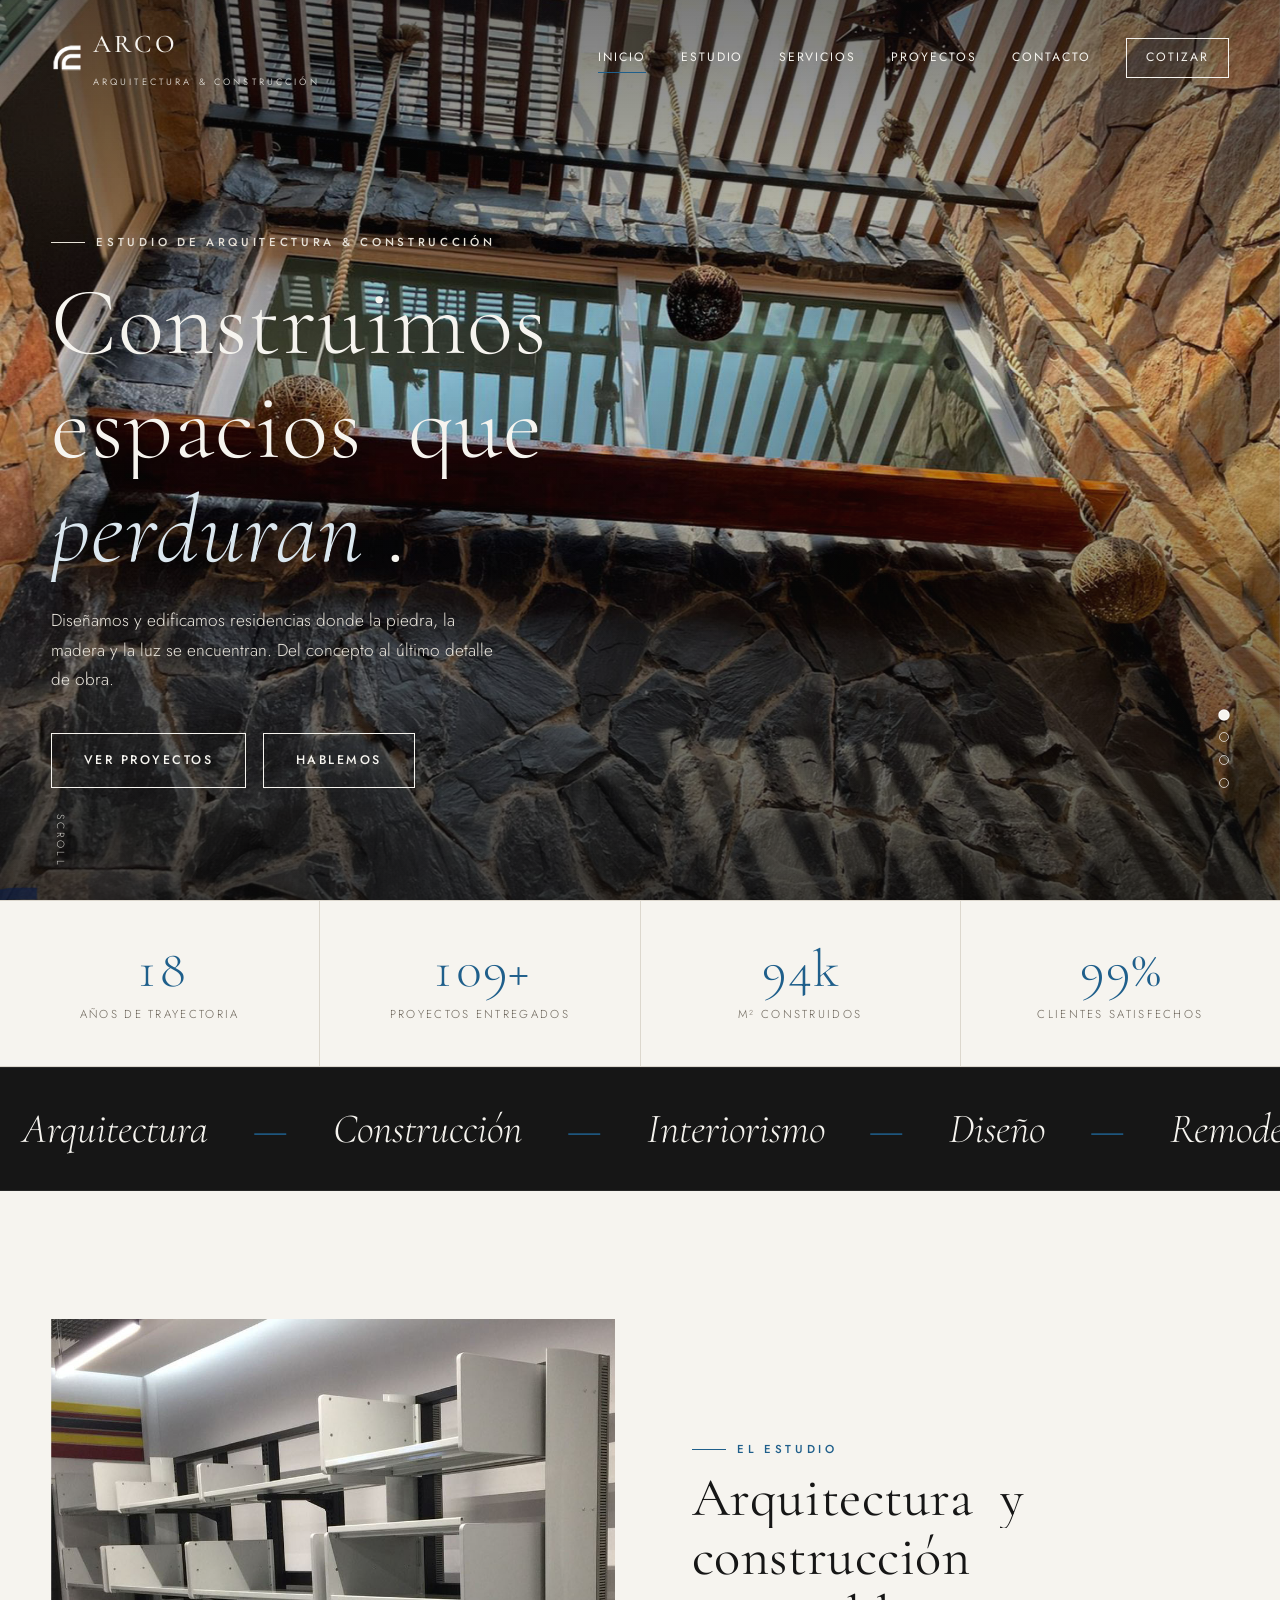
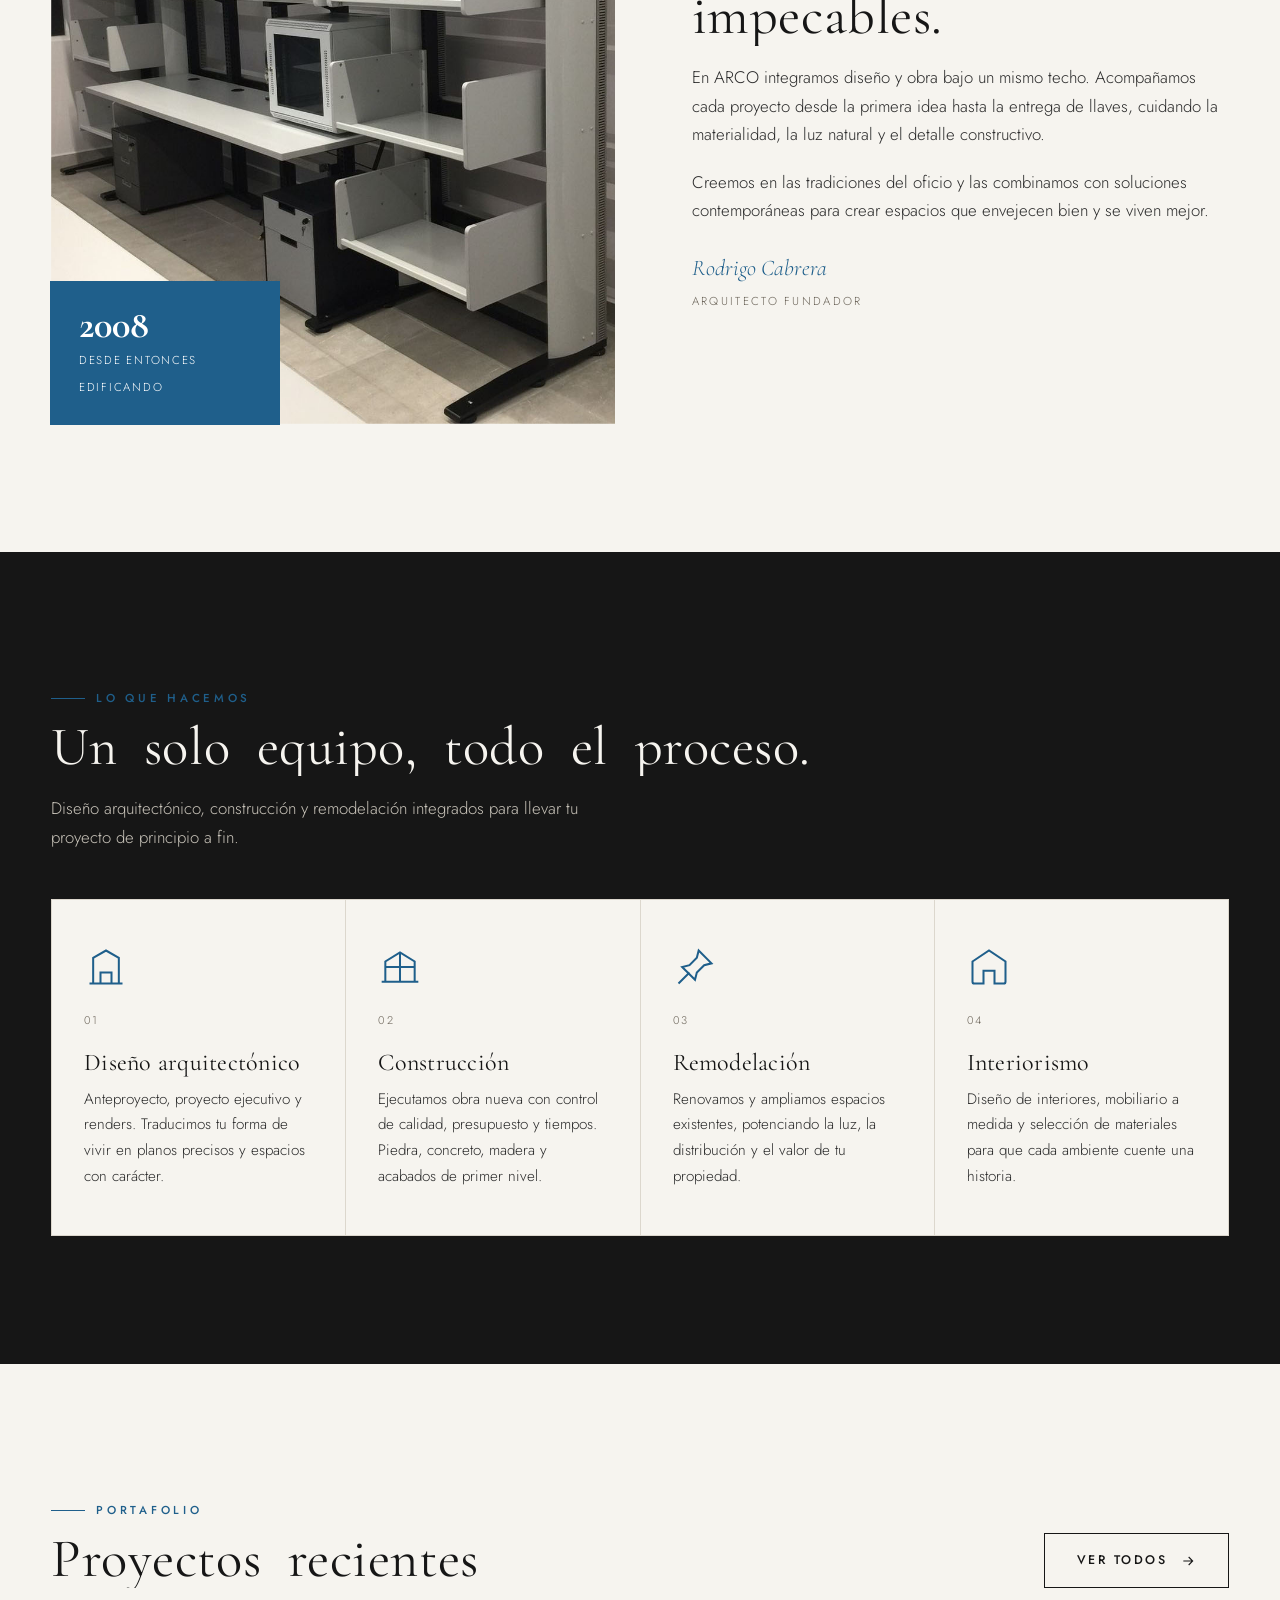
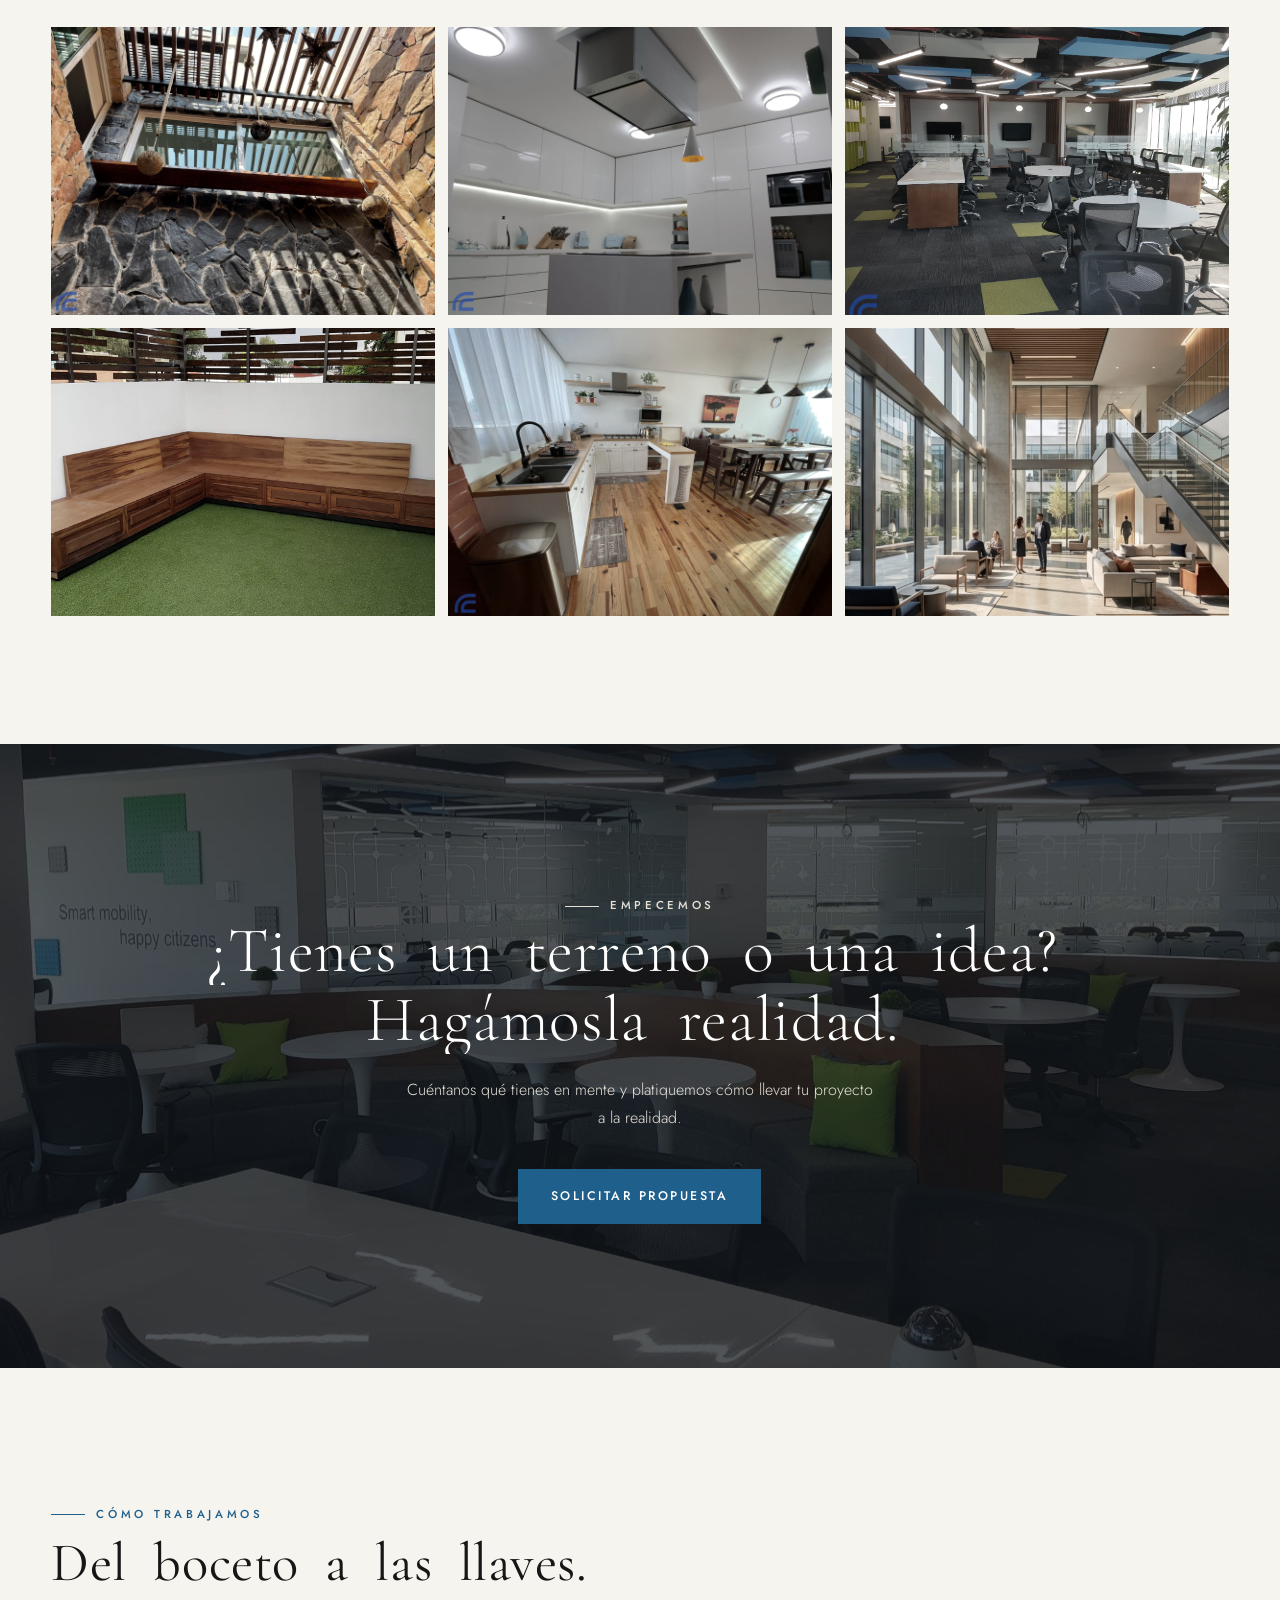
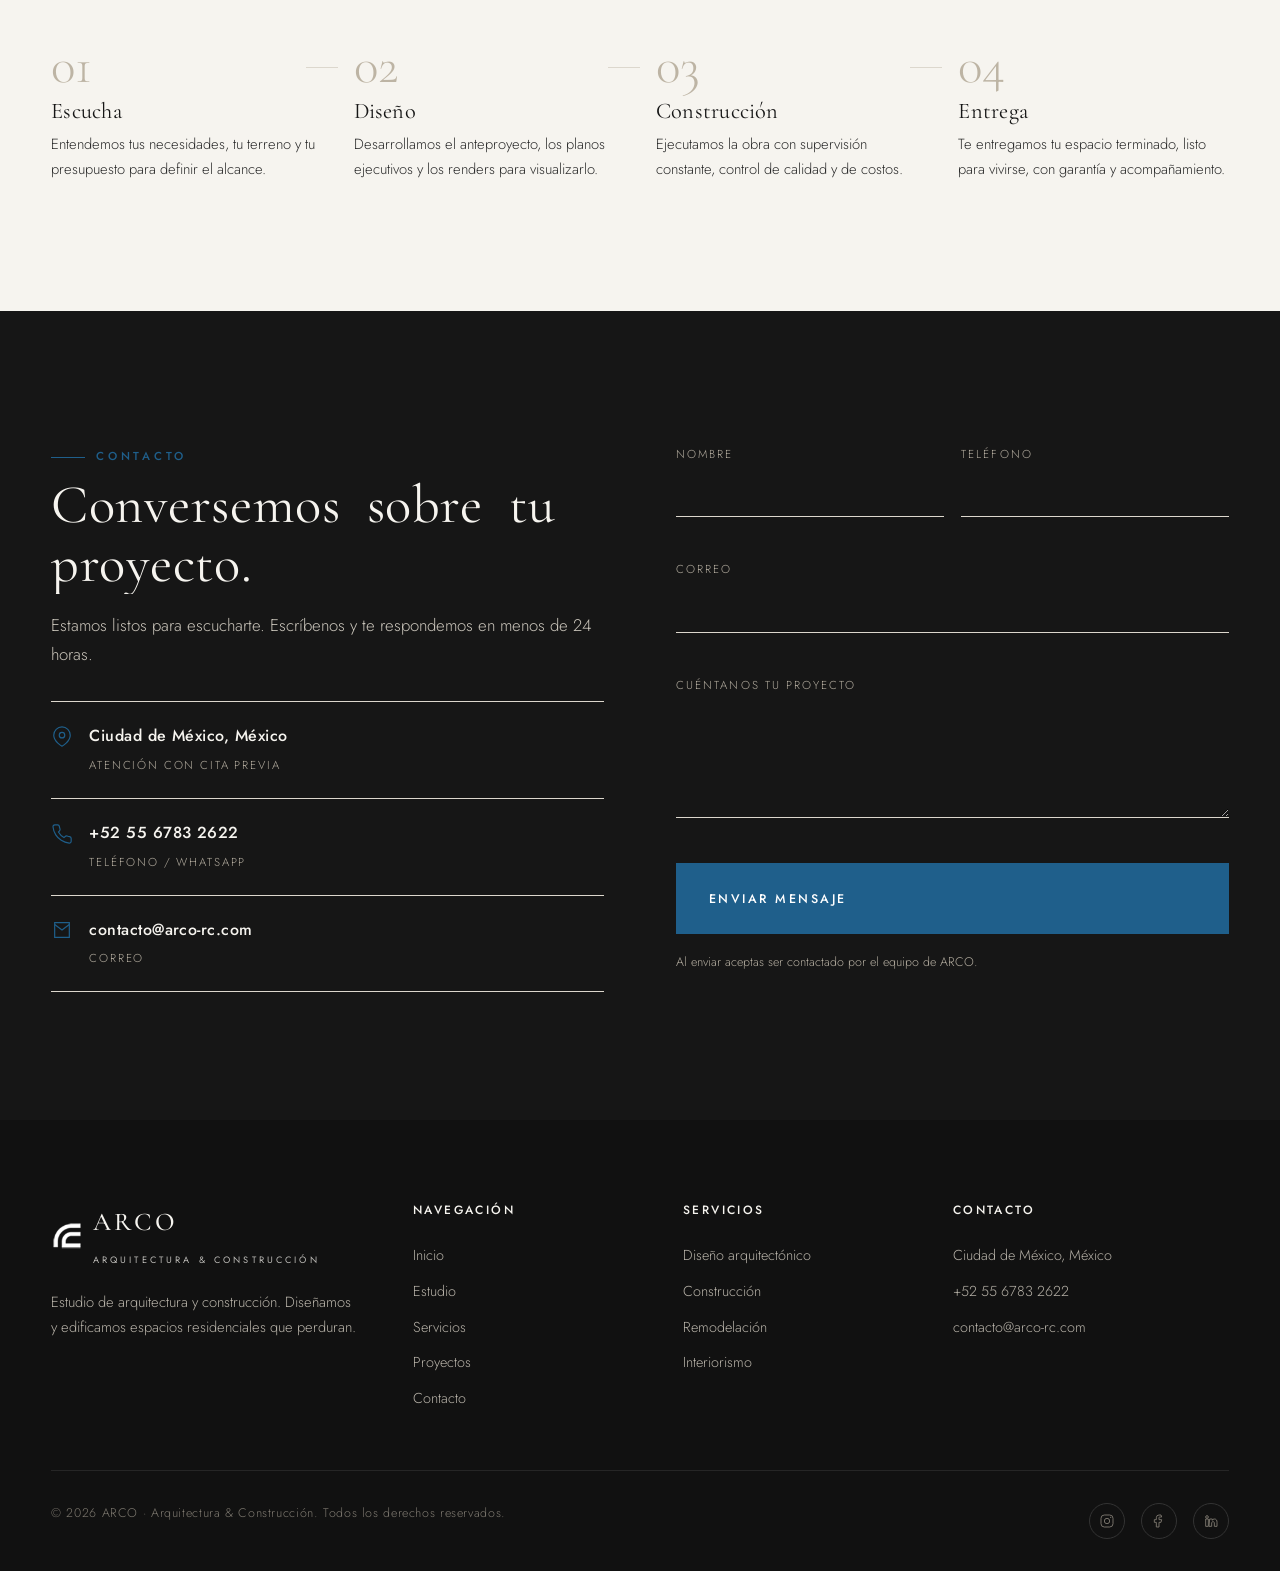
<file: index.html>
<!DOCTYPE html>
<html lang="es">
<head>
<meta charset="UTF-8">
<meta name="viewport" content="width=device-width, initial-scale=1.0">
<script>document.documentElement.className += ' js';</script>
<title>ARCO · Arquitectura & Construcción</title>
<meta name="description" content="ARCO — Estudio de arquitectura y construcción. Diseñamos y edificamos espacios residenciales que integran piedra, madera y luz. Del concepto a la obra terminada.">
<link rel="icon" href="assets/img/favicon.png">
<link rel="preconnect" href="https://fonts.googleapis.com">
<link rel="preconnect" href="https://fonts.gstatic.com" crossorigin>
<link rel="stylesheet" href="assets/css/style.css">
</head>
<body class="loading">

<!-- ============ INTRO LOADER ============ -->
<div class="loader" aria-hidden="true">
  <div class="loader__inner">
    <span class="loader__mark">ARCO</span>
    <span class="loader__sub">Arquitectura &amp; Construcción</span>
  </div>
  <span class="loader__bar"></span>
</div>

<!-- ============ HEADER ============ -->
<header class="site-header">
  <div class="wrap nav">
    <a href="index.html" class="brand" aria-label="ARCO inicio">
      <img class="brand__mark" src="assets/img/logo.png" alt="" aria-hidden="true">
      <span>
        <span class="brand__name">ARCO</span><br>
        <span class="brand__sub">Arquitectura &amp; Construcción</span>
      </span>
    </a>

    <nav class="nav__links" aria-label="Principal">
      <a href="#inicio">Inicio</a>
      <a href="#estudio">Estudio</a>
      <a href="#servicios">Servicios</a>
      <a href="proyectos.html">Proyectos</a>
      <a href="#contacto">Contacto</a>
      <a href="#contacto" class="nav__cta">Cotizar</a>
    </nav>

    <button class="nav__toggle" aria-label="Abrir menú">
      <span></span><span></span><span></span>
    </button>
  </div>
</header>

<!-- ============ HERO ============ -->
<section class="hero" id="inicio">
  <div class="hero__slides" data-parallax="0.08">
    <div class="hero__slide is-active" style="background-image:url('assets/img/gallery/G10.jpg')"></div>
    <div class="hero__slide" style="background-image:url('assets/img/gallery/G21.jpg')"></div>
    <div class="hero__slide" style="background-image:url('assets/img/gallery/G5.jpg')"></div>
    <div class="hero__slide" style="background-image:url('assets/img/gallery/G18.jpg')"></div>
  </div>

  <div class="hero__inner">
    <span class="eyebrow hero__eyebrow">Estudio de arquitectura &amp; construcción</span>
    <h1 data-split>Construimos espacios que <em>perduran</em>.</h1>
    <p class="hero__desc">Diseñamos y edificamos residencias donde la piedra, la madera y la luz se encuentran. Del concepto al último detalle de obra.</p>
    <div class="hero__actions">
      <a href="proyectos.html" class="btn btn--light">Ver proyectos</a>
      <a href="#contacto" class="btn btn--light" style="border-style:solid">Hablemos</a>
    </div>
  </div>

  <div class="hero__dots" role="tablist" aria-label="Cambiar imagen">
    <button class="is-active" aria-label="Imagen 1"></button>
    <button aria-label="Imagen 2"></button>
    <button aria-label="Imagen 3"></button>
    <button aria-label="Imagen 4"></button>
  </div>
  <span class="hero__scroll">Scroll</span>
</section>

<!-- ============ STATS ============ -->
<section class="stats" aria-label="Cifras del estudio">
  <div class="stat reveal"><div class="stat__num" data-count="18">0</div><div class="stat__label">Años de trayectoria</div></div>
  <div class="stat reveal" data-d="1"><div class="stat__num" data-count="110" data-suffix="+">0</div><div class="stat__label">Proyectos entregados</div></div>
  <div class="stat reveal" data-d="2"><div class="stat__num" data-count="95" data-suffix="k">0</div><div class="stat__label">m² construidos</div></div>
  <div class="stat reveal" data-d="3"><div class="stat__num" data-count="100" data-suffix="%">0</div><div class="stat__label">Clientes satisfechos</div></div>
</section>

<!-- ============ MARQUESINA ============ -->
<div class="marquee marquee--dark" aria-hidden="true">
  <div class="marquee__track">
    <span>Arquitectura</span><span>Construcción</span><span>Interiorismo</span><span>Diseño</span><span>Remodelación</span>
    <span>Arquitectura</span><span>Construcción</span><span>Interiorismo</span><span>Diseño</span><span>Remodelación</span>
  </div>
</div>

<!-- ============ ESTUDIO / SOBRE ============ -->
<section class="section" id="estudio">
  <div class="wrap split">
    <div class="split__media reveal">
      <div class="reveal-img"><img src="assets/img/gallery/G6.jpg" alt="Interior residencial diseñado por ARCO"></div>
      <div class="badge">
        <strong>2008</strong>
        <span>Desde entonces edificando</span>
      </div>
    </div>
    <div class="split__text reveal" data-d="1">
      <span class="eyebrow">El estudio</span>
      <h2 class="section-title" data-split>Arquitectura y construcción impecables.</h2>
      <p class="lead">En ARCO integramos diseño y obra bajo un mismo techo. Acompañamos cada proyecto desde la primera idea hasta la entrega de llaves, cuidando la materialidad, la luz natural y el detalle constructivo.</p>
      <p class="lead" style="margin-top:1.2rem">Creemos en las tradiciones del oficio y las combinamos con soluciones contemporáneas para crear espacios que envejecen bien y se viven mejor.</p>
      <p class="signature">Rodrigo Cabrera
        <small>Arquitecto fundador</small>
      </p>
    </div>
  </div>
</section>

<!-- ============ SERVICIOS ============ -->
<section class="section section--dark" id="servicios">
  <div class="wrap">
    <span class="eyebrow">Lo que hacemos</span>
    <h2 class="section-title" data-split>Un solo equipo, todo el proceso.</h2>
    <p class="lead">Diseño arquitectónico, construcción y remodelación integrados para llevar tu proyecto de principio a fin.</p>

    <div class="grid-services">
      <article class="service reveal">
        <div class="service__ico"><svg viewBox="0 0 24 24"><path d="M3 21h18M5 21V7l7-4 7 4v14M9 21v-6h6v6"/></svg></div>
        <span class="service__n">01</span>
        <h3>Diseño arquitectónico</h3>
        <p>Anteproyecto, proyecto ejecutivo y renders. Traducimos tu forma de vivir en planos precisos y espacios con carácter.</p>
      </article>
      <article class="service reveal" data-d="1">
        <div class="service__ico"><svg viewBox="0 0 24 24"><path d="M2 20h20M4 20V9l8-5 8 5v11M12 4v16M4 12h16"/></svg></div>
        <span class="service__n">02</span>
        <h3>Construcción</h3>
        <p>Ejecutamos obra nueva con control de calidad, presupuesto y tiempos. Piedra, concreto, madera y acabados de primer nivel.</p>
      </article>
      <article class="service reveal" data-d="2">
        <div class="service__ico"><svg viewBox="0 0 24 24"><path d="M14 3l7 7-4 1-4 4-1 4-7-7 4-1 4-4 1-4zM3 21l6-6"/></svg></div>
        <span class="service__n">03</span>
        <h3>Remodelación</h3>
        <p>Renovamos y ampliamos espacios existentes, potenciando la luz, la distribución y el valor de tu propiedad.</p>
      </article>
      <article class="service reveal" data-d="3">
        <div class="service__ico"><svg viewBox="0 0 24 24"><path d="M3 9l9-6 9 6v11a1 1 0 01-1 1h-5v-7H9v7H4a1 1 0 01-1-1z"/></svg></div>
        <span class="service__n">04</span>
        <h3>Interiorismo</h3>
        <p>Diseño de interiores, mobiliario a medida y selección de materiales para que cada ambiente cuente una historia.</p>
      </article>
    </div>
  </div>
</section>

<!-- ============ PROYECTOS DESTACADOS ============ -->
<section class="section" id="proyectos">
  <div class="wrap">
    <div class="gallery-head">
      <div>
        <span class="eyebrow">Portafolio</span>
        <h2 class="section-title" data-split style="margin-bottom:0">Proyectos recientes</h2>
      </div>
      <a href="proyectos.html" class="btn">Ver todos
        <svg viewBox="0 0 24 24" fill="none" stroke="currentColor" stroke-width="1.6"><path d="M5 12h14M13 6l6 6-6 6"/></svg>
      </a>
    </div>

    <div class="grid-gallery">
      <div class="tile reveal" data-cat="interior" >
        <img src="assets/img/gallery/G10.jpg" data-full="assets/img/gallery/G10.jpg" alt="Patio de Luz">
        <span class="tile__plus">+</span>
        <div class="tile__cap"><h4>Patio de Luz</h4><span>Interiorismo</span></div>
      </div>
      <div class="tile reveal" data-d="1" data-cat="houses design">
        <img src="assets/img/gallery/G2.jpg" data-full="assets/img/gallery/G2.jpg" alt="Residencia Poniente">
        <span class="tile__plus">+</span>
        <div class="tile__cap"><h4>Residencia Poniente</h4><span>Casas</span></div>
      </div>
      <div class="tile reveal" data-d="2" data-cat="construction design">
        <img src="assets/img/gallery/G5.jpg" data-full="assets/img/gallery/G5.jpg" alt="Pabellón Piedra">
        <span class="tile__plus">+</span>
        <div class="tile__cap"><h4>Pabellón Piedra</h4><span>Construcción</span></div>
      </div>
      <div class="tile reveal" data-cat="houses design">
        <img src="assets/img/gallery/G8.jpg" data-full="assets/img/gallery/G8.jpg" alt="Villa Encinos">
        <span class="tile__plus">+</span>
        <div class="tile__cap"><h4>Villa Encinos</h4><span>Casas</span></div>
      </div>
      <div class="tile reveal" data-d="1" data-cat="interior construction houses">
        <img src="assets/img/gallery/G18.jpg" data-full="assets/img/gallery/G18.jpg" alt="Villa Horizonte">
        <span class="tile__plus">+</span>
        <div class="tile__cap"><h4>Villa Horizonte</h4><span>Casas</span></div>
      </div>
      <div class="tile reveal" data-d="2" data-cat="interior design">
        <img src="assets/img/gallery/G20.jpg" data-full="assets/img/gallery/G20.jpg" alt="Vestíbulo de Luz">
        <span class="tile__plus">+</span>
        <div class="tile__cap"><h4>Vestíbulo de Luz</h4><span>Interiorismo</span></div>
      </div>
    </div>
  </div>
</section>

<!-- ============ CTA BANNER ============ -->
<section class="cta-banner" style="background-image:url('assets/img/gallery/G3.jpg')">
  <div class="wrap">
    <span class="eyebrow hero__eyebrow" style="justify-content:center">Empecemos</span>
    <h2 data-split>¿Tienes un terreno o una idea?<br>Hagámosla realidad.</h2>
    <p>Cuéntanos qué tienes en mente y platiquemos cómo llevar tu proyecto a la realidad.</p>
    <a href="#contacto" class="btn btn--solid">Solicitar propuesta</a>
  </div>
</section>

<!-- ============ PROCESO ============ -->
<section class="section" id="proceso">
  <div class="wrap">
    <span class="eyebrow">Cómo trabajamos</span>
    <h2 class="section-title" data-split>Del boceto a las llaves.</h2>
    <div class="steps">
      <div class="step reveal"><div class="step__n">01</div><h3>Escucha</h3><p>Entendemos tus necesidades, tu terreno y tu presupuesto para definir el alcance.</p></div>
      <div class="step reveal" data-d="1"><div class="step__n">02</div><h3>Diseño</h3><p>Desarrollamos el anteproyecto, los planos ejecutivos y los renders para visualizarlo.</p></div>
      <div class="step reveal" data-d="2"><div class="step__n">03</div><h3>Construcción</h3><p>Ejecutamos la obra con supervisión constante, control de calidad y de costos.</p></div>
      <div class="step reveal" data-d="3"><div class="step__n">04</div><h3>Entrega</h3><p>Te entregamos tu espacio terminado, listo para vivirse, con garantía y acompañamiento.</p></div>
    </div>
  </div>
</section>

<!-- ============ CONTACTO ============ -->
<section class="section section--dark" id="contacto">
  <div class="wrap contact">
    <div class="reveal">
      <span class="eyebrow">Contacto</span>
      <h2 class="section-title" data-split>Conversemos sobre tu proyecto.</h2>
      <p class="lead" style="margin-bottom:2rem">Estamos listos para escucharte. Escríbenos y te respondemos en menos de 24 horas.</p>
      <ul class="contact__info">
        <li>
          <span class="ico"><svg viewBox="0 0 24 24"><path d="M21 10c0 7-9 12-9 12s-9-5-9-12a9 9 0 0118 0z"/><circle cx="12" cy="10" r="3"/></svg></span>
          <div><b>Ciudad de México, México</b><small>Atención con cita previa</small></div>
        </li>
        <li>
          <span class="ico"><svg viewBox="0 0 24 24"><path d="M22 16.9v3a2 2 0 01-2.2 2 19.8 19.8 0 01-8.6-3 19.5 19.5 0 01-6-6 19.8 19.8 0 01-3-8.6A2 2 0 014.1 2h3a2 2 0 012 1.7c.1.9.4 1.8.7 2.7a2 2 0 01-.5 2.1L8.1 9.9a16 16 0 006 6l1.4-1.2a2 2 0 012.1-.5c.9.3 1.8.6 2.7.7a2 2 0 011.7 2z"/></svg></span>
          <div><b>+52 55 6783 2622</b><small>Teléfono / WhatsApp</small></div>
        </li>
        <li>
          <span class="ico"><svg viewBox="0 0 24 24"><path d="M4 4h16v16H4z"/><path d="M4 6l8 6 8-6"/></svg></span>
          <div><b>contacto@arco-rc.com</b><small>Correo</small></div>
        </li>
      </ul>
    </div>

    <form class="form reveal" data-d="1" action="https://formsubmit.co/luis.santi.tiger@gmail.com" method="POST">
      <div class="row">
        <div class="field"><label for="n">Nombre</label><input id="n" name="Nombre" type="text" required></div>
        <div class="field"><label for="t">Teléfono</label><input id="t" name="Telefono" type="tel"></div>
      </div>
      <div class="field"><label for="e">Correo</label><input id="e" name="Correo" type="email" required></div>
      <div class="field"><label for="m">Cuéntanos tu proyecto</label><textarea id="m" name="Mensaje" required></textarea></div>
      <input type="text" name="_honey" style="display:none" tabindex="-1" autocomplete="off">
      <button class="btn btn--solid" type="submit">Enviar mensaje</button>
      <p class="form__note">Al enviar aceptas ser contactado por el equipo de ARCO.</p>
    </form>
  </div>
</section>

<!-- ============ FOOTER ============ -->
<footer class="footer">
  <div class="wrap">
    <div class="footer__top">
      <div class="footer__brand">
        <a href="index.html" class="brand">
          <img class="brand__mark" src="assets/img/logo.png" alt="" aria-hidden="true">
          <span><span class="brand__name">ARCO</span><br><span class="brand__sub">Arquitectura &amp; Construcción</span></span>
        </a>
        <p>Estudio de arquitectura y construcción. Diseñamos y edificamos espacios residenciales que perduran.</p>
      </div>
      <div>
        <h4>Navegación</h4>
        <ul class="footer__links">
          <li><a href="#inicio">Inicio</a></li>
          <li><a href="#estudio">Estudio</a></li>
          <li><a href="#servicios">Servicios</a></li>
          <li><a href="proyectos.html">Proyectos</a></li>
          <li><a href="#contacto">Contacto</a></li>
        </ul>
      </div>
      <div>
        <h4>Servicios</h4>
        <ul class="footer__links">
          <li><a href="#servicios">Diseño arquitectónico</a></li>
          <li><a href="#servicios">Construcción</a></li>
          <li><a href="#servicios">Remodelación</a></li>
          <li><a href="#servicios">Interiorismo</a></li>
        </ul>
      </div>
      <div>
        <h4>Contacto</h4>
        <ul class="footer__links">
          <li>Ciudad de México, México</li>
          <li><a href="tel:+525567832622">+52 55 6783 2622</a></li>
          <li><a href="mailto:contacto@arco-rc.com">contacto@arco-rc.com</a></li>
        </ul>
      </div>
    </div>
    <div class="footer__bottom">
      <span>© <span class="year">2025</span> ARCO · Arquitectura &amp; Construcción. Todos los derechos reservados.</span>
      <div class="footer__social">
        <a href="#" aria-label="Instagram"><svg viewBox="0 0 24 24"><rect x="3" y="3" width="18" height="18" rx="5"/><circle cx="12" cy="12" r="4"/><circle cx="17.5" cy="6.5" r="1" fill="currentColor" stroke="none"/></svg></a>
        <a href="#" aria-label="Facebook"><svg viewBox="0 0 24 24"><path d="M15 3h-3a4 4 0 00-4 4v3H5v4h3v7h4v-7h3l1-4h-4V7a1 1 0 011-1h3z"/></svg></a>
        <a href="#" aria-label="LinkedIn"><svg viewBox="0 0 24 24"><path d="M4 9h4v11H4zM6 4a2 2 0 110 4 2 2 0 010-4zM10 9h4v2a3 3 0 013-2c3 0 4 2 4 5v6h-4v-5c0-1-.5-2-2-2s-2 1-2 2v5h-4z"/></svg></a>
      </div>
    </div>
  </div>
</footer>

<!-- ============ LIGHTBOX ============ -->
<div class="lightbox" aria-hidden="true">
  <button class="lb-btn lb-close" aria-label="Cerrar">&times;</button>
  <button class="lb-btn lb-prev" aria-label="Anterior">&#8249;</button>
  <button class="lb-btn lb-next" aria-label="Siguiente">&#8250;</button>
  <img alt="Proyecto ARCO ampliado">
  <div class="lb-cap"></div>
</div>

<!-- ============ CURSOR PERSONALIZADO ============ -->
<div class="cursor" aria-hidden="true"></div>
<div class="cursor-dot" aria-hidden="true"></div>
<div class="cursor__label" aria-hidden="true"></div>

<script src="assets/js/main.js?v=4"></script>
</body>
</html>
</file>
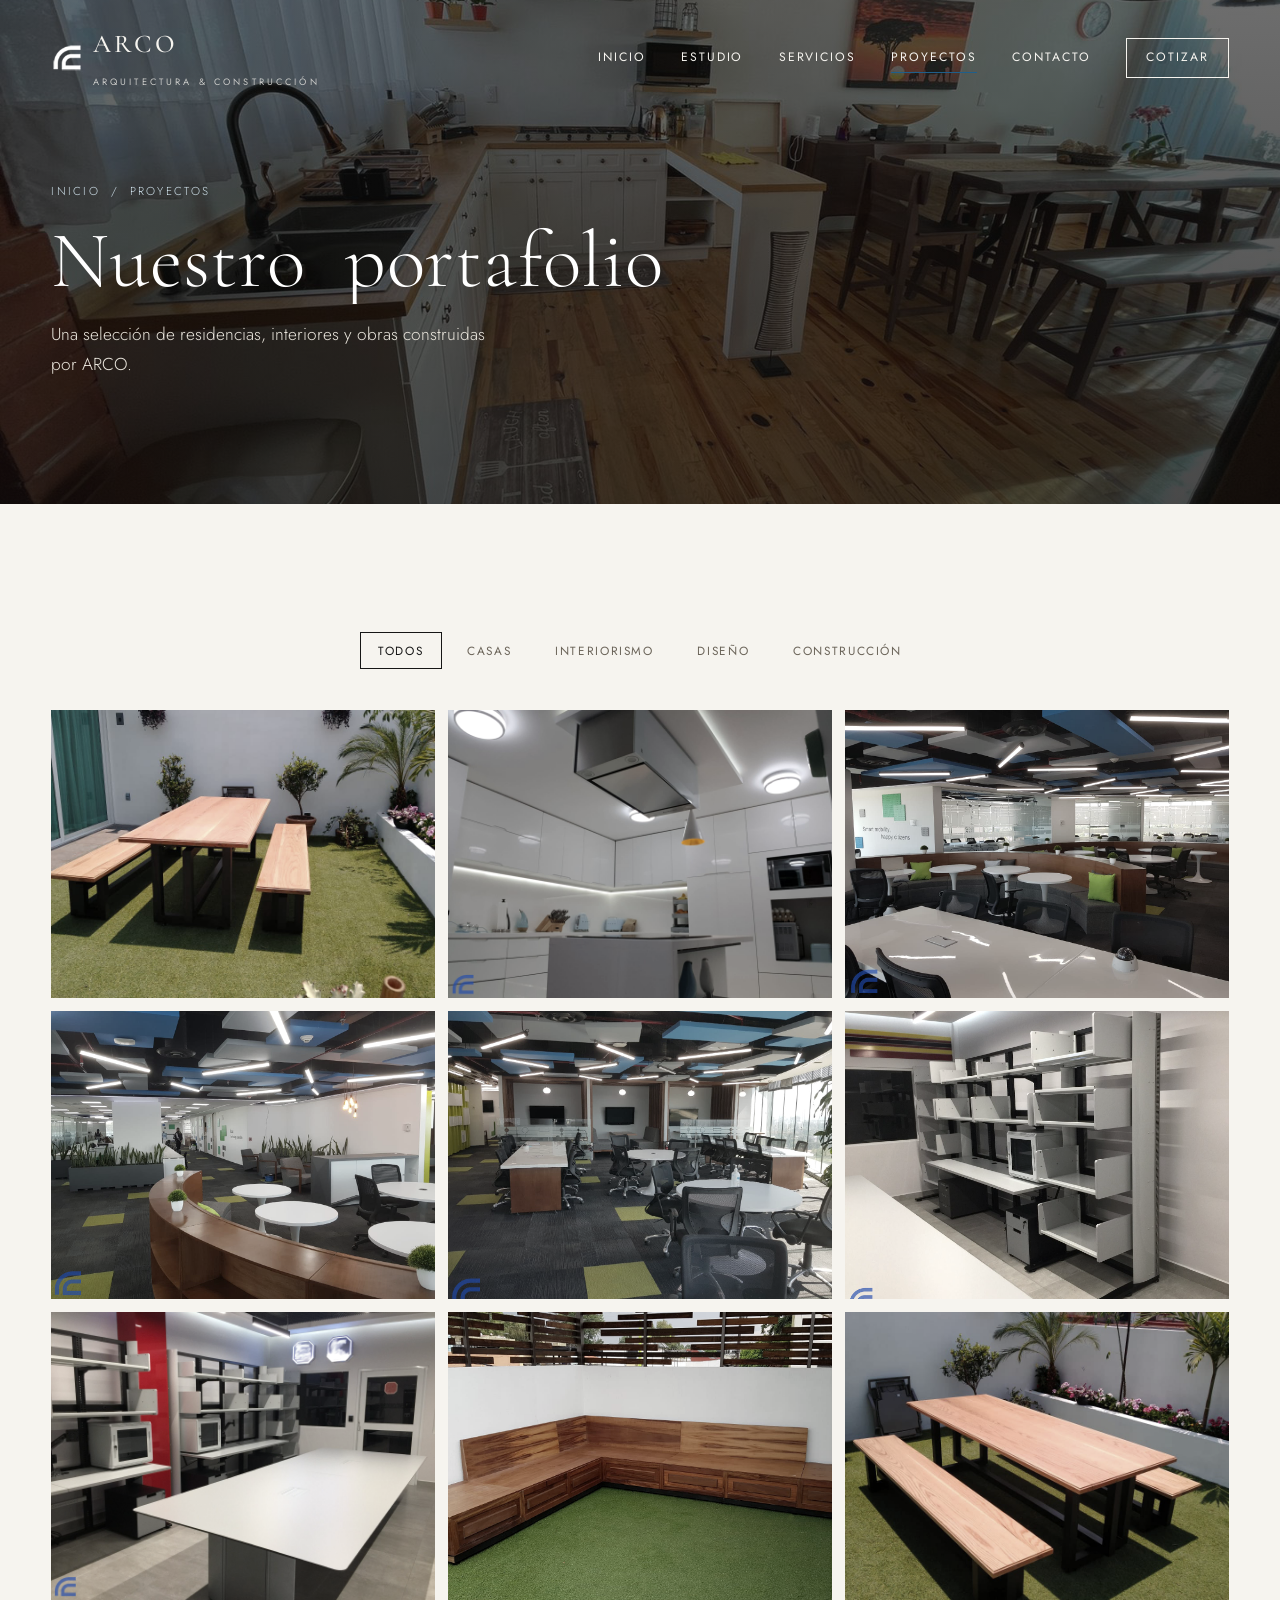
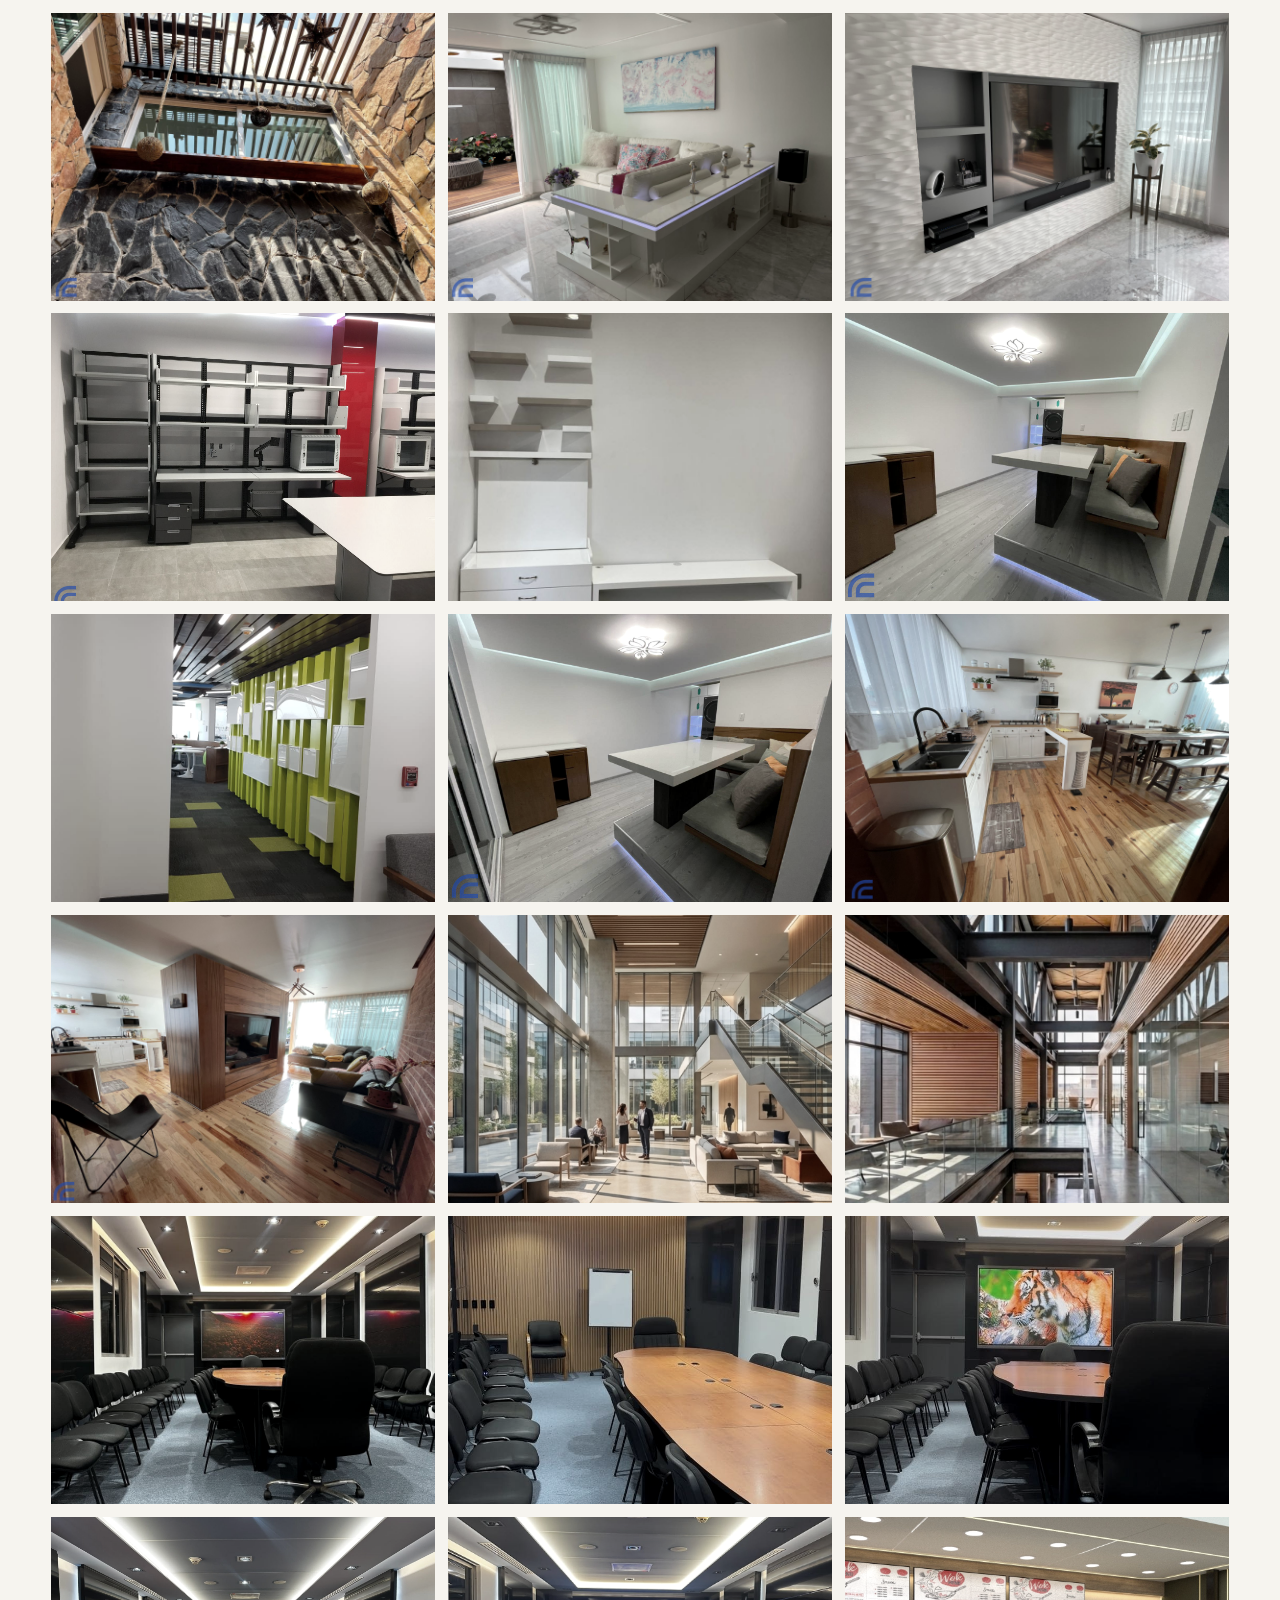
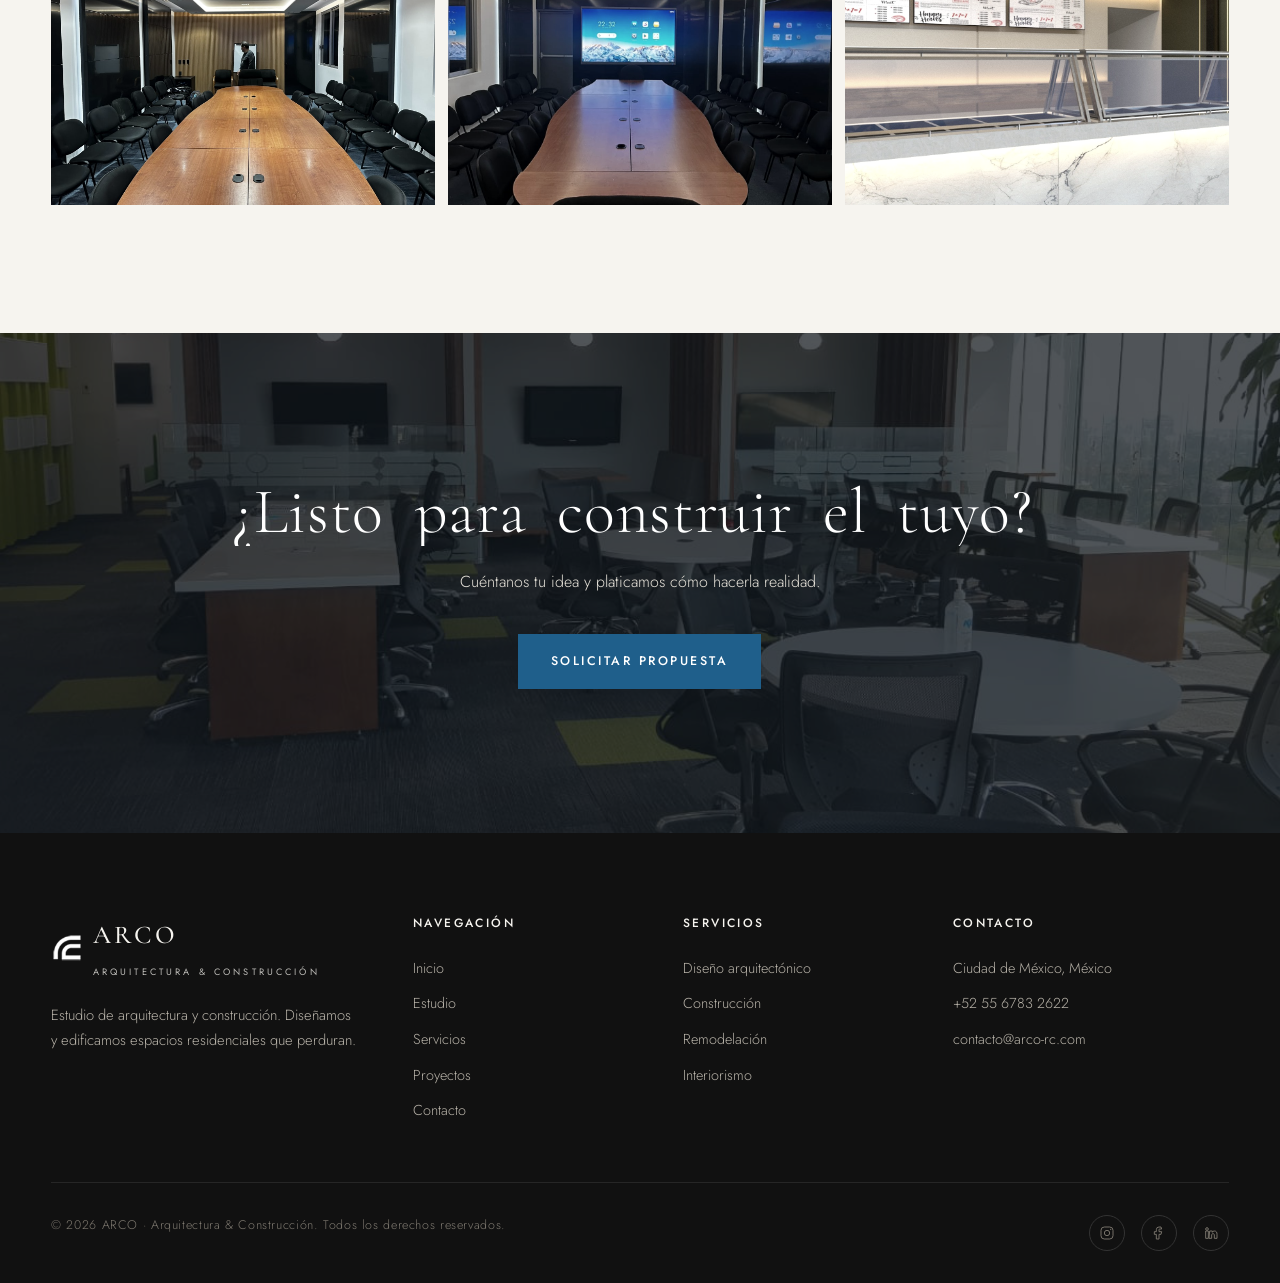
<file: proyectos.html>
<!DOCTYPE html>
<html lang="es">
<head>
<meta charset="UTF-8">
<meta name="viewport" content="width=device-width, initial-scale=1.0">
<script>document.documentElement.className += ' js';</script>
<title>Proyectos · ARCO Arquitectura &amp; Construcción</title>
<meta name="description" content="Portafolio de ARCO — residencias, interiorismo, diseño y construcción. Explora nuestros proyectos por categoría.">
<link rel="icon" href="assets/img/favicon.png">
<link rel="preconnect" href="https://fonts.googleapis.com">
<link rel="preconnect" href="https://fonts.gstatic.com" crossorigin>
<link rel="stylesheet" href="assets/css/style.css">
</head>
<body class="loading">

<!-- ============ INTRO LOADER ============ -->
<div class="loader" aria-hidden="true">
  <div class="loader__inner">
    <span class="loader__mark">ARCO</span>
    <span class="loader__sub">Arquitectura &amp; Construcción</span>
  </div>
  <span class="loader__bar"></span>
</div>

<!-- ============ HEADER ============ -->
<header class="site-header">
  <div class="wrap nav">
    <a href="index.html" class="brand" aria-label="ARCO inicio">
      <img class="brand__mark" src="assets/img/logo.png" alt="" aria-hidden="true">
      <span><span class="brand__name">ARCO</span><br><span class="brand__sub">Arquitectura &amp; Construcción</span></span>
    </a>
    <nav class="nav__links" aria-label="Principal">
      <a href="index.html#inicio">Inicio</a>
      <a href="index.html#estudio">Estudio</a>
      <a href="index.html#servicios">Servicios</a>
      <a href="proyectos.html" class="active">Proyectos</a>
      <a href="index.html#contacto">Contacto</a>
      <a href="index.html#contacto" class="nav__cta">Cotizar</a>
    </nav>
    <button class="nav__toggle" aria-label="Abrir menú"><span></span><span></span><span></span></button>
  </div>
</header>

<!-- ============ PAGE HERO ============ -->
<section class="page-hero" style="background-image:url('assets/img/gallery/G18.jpg')">
  <div class="wrap page-hero__inner">
    <div class="breadcrumb"><a href="index.html">Inicio</a> &nbsp;/&nbsp; Proyectos</div>
    <h1 data-split>Nuestro portafolio</h1>
    <p class="hero__desc" style="margin-top:1rem">Una selección de residencias, interiores y obras construidas por ARCO.</p>
  </div>
</section>

<!-- ============ GALERÍA COMPLETA ============ -->
<section class="section">
  <div class="wrap">
    <div class="filters" role="tablist" aria-label="Filtrar proyectos" style="justify-content:center;margin-bottom:2.6rem">
      <button class="filter active" data-filter="*">Todos</button>
      <button class="filter" data-filter="houses">Casas</button>
      <button class="filter" data-filter="interior">Interiorismo</button>
      <button class="filter" data-filter="design">Diseño</button>
      <button class="filter" data-filter="construction">Construcción</button>
    </div>

    <div class="grid-gallery stagger">
      <div class="tile" data-cat="interior design"><img src="assets/img/gallery/G1.jpg" alt="Casa Roble"><span class="tile__plus">+</span><div class="tile__cap"><h4>Casa Roble</h4><span>Interiorismo</span></div></div>
      <div class="tile" data-cat="houses design"><img src="assets/img/gallery/G2.jpg" alt="Residencia Poniente"><span class="tile__plus">+</span><div class="tile__cap"><h4>Residencia Poniente</h4><span>Casas</span></div></div>
      <div class="tile" data-cat="houses construction"><img src="assets/img/gallery/G3.jpg" alt="Casa Cañada"><span class="tile__plus">+</span><div class="tile__cap"><h4>Casa Cañada</h4><span>Casas</span></div></div>
      <div class="tile" data-cat="construction"><img src="assets/img/gallery/G4.jpg" alt="Obra Altavista"><span class="tile__plus">+</span><div class="tile__cap"><h4>Obra Altavista</h4><span>Construcción</span></div></div>
      <div class="tile" data-cat="construction design"><img src="assets/img/gallery/G5.jpg" alt="Pabellón Piedra"><span class="tile__plus">+</span><div class="tile__cap"><h4>Pabellón Piedra</h4><span>Construcción</span></div></div>
      <div class="tile" data-cat="houses interior"><img src="assets/img/gallery/G6.jpg" alt="Casa Serena"><span class="tile__plus">+</span><div class="tile__cap"><h4>Casa Serena</h4><span>Casas</span></div></div>
      <div class="tile" data-cat="interior design"><img src="assets/img/gallery/G7.jpg" alt="Loft Central"><span class="tile__plus">+</span><div class="tile__cap"><h4>Loft Central</h4><span>Interiorismo</span></div></div>
      <div class="tile" data-cat="houses design"><img src="assets/img/gallery/G8.jpg" alt="Villa Encinos"><span class="tile__plus">+</span><div class="tile__cap"><h4>Villa Encinos</h4><span>Casas</span></div></div>
      <div class="tile" data-cat="houses design"><img src="assets/img/gallery/G9.jpg" alt="Casa Mirador"><span class="tile__plus">+</span><div class="tile__cap"><h4>Casa Mirador</h4><span>Casas</span></div></div>
      <div class="tile" data-cat="interior"><img src="assets/img/gallery/G10.jpg" alt="Patio de Luz"><span class="tile__plus">+</span><div class="tile__cap"><h4>Patio de Luz</h4><span>Interiorismo</span></div></div>
      <div class="tile" data-cat="construction"><img src="assets/img/gallery/G11.jpg" alt="Estructura Norte"><span class="tile__plus">+</span><div class="tile__cap"><h4>Estructura Norte</h4><span>Construcción</span></div></div>
      <div class="tile" data-cat="interior construction"><img src="assets/img/gallery/G12.jpg" alt="Casa Terrazas"><span class="tile__plus">+</span><div class="tile__cap"><h4>Casa Terrazas</h4><span>Interiorismo</span></div></div>
      <div class="tile" data-cat="design construction"><img src="assets/img/gallery/G13.jpg" alt="Proyecto Ámbar"><span class="tile__plus">+</span><div class="tile__cap"><h4>Proyecto Ámbar</h4><span>Diseño</span></div></div>
      <div class="tile" data-cat="interior"><img src="assets/img/gallery/G14.jpg" alt="Cocina Nogal"><span class="tile__plus">+</span><div class="tile__cap"><h4>Cocina Nogal</h4><span>Interiorismo</span></div></div>
      <div class="tile" data-cat="interior construction"><img src="assets/img/gallery/G15.jpg" alt="Casa Volumen"><span class="tile__plus">+</span><div class="tile__cap"><h4>Casa Volumen</h4><span>Interiorismo</span></div></div>
      <div class="tile" data-cat="interior design houses"><img src="assets/img/gallery/G16.jpg" alt="Residencia Jardín"><span class="tile__plus">+</span><div class="tile__cap"><h4>Residencia Jardín</h4><span>Casas</span></div></div>
      <div class="tile" data-cat="construction design"><img src="assets/img/gallery/G17.jpg" alt="Casa Ladera"><span class="tile__plus">+</span><div class="tile__cap"><h4>Casa Ladera</h4><span>Construcción</span></div></div>
      <div class="tile" data-cat="interior construction houses"><img src="assets/img/gallery/G18.jpg" alt="Villa Horizonte"><span class="tile__plus">+</span><div class="tile__cap"><h4>Villa Horizonte</h4><span>Casas</span></div></div>
      <div class="tile" data-cat="construction"><img src="assets/img/gallery/G19.jpg" alt="Casa Estar"><span class="tile__plus">+</span><div class="tile__cap"><h4>Casa Estar</h4><span>Construcción</span></div></div>
      <div class="tile" data-cat="interior design"><img src="assets/img/gallery/G20.jpg" alt="Vestíbulo de Luz"><span class="tile__plus">+</span><div class="tile__cap"><h4>Vestíbulo de Luz</h4><span>Interiorismo</span></div></div>
      <div class="tile" data-cat="construction design"><img src="assets/img/gallery/G21.jpg" alt="Atrio de Acero"><span class="tile__plus">+</span><div class="tile__cap"><h4>Atrio de Acero</h4><span>Construcción</span></div></div>
      <div class="tile" data-cat="interior construction"><img src="assets/img/gallery/G22.jpg" alt="Sala de Consejo"><span class="tile__plus">+</span><div class="tile__cap"><h4>Sala de Consejo</h4><span>Interiorismo</span></div></div>
      <div class="tile" data-cat="interior design"><img src="assets/img/gallery/G23.jpg" alt="Sala de Juntas"><span class="tile__plus">+</span><div class="tile__cap"><h4>Sala de Juntas</h4><span>Interiorismo</span></div></div>
      <div class="tile" data-cat="interior"><img src="assets/img/gallery/G24.jpg" alt="Sala Ejecutiva"><span class="tile__plus">+</span><div class="tile__cap"><h4>Sala Ejecutiva</h4><span>Interiorismo</span></div></div>
      <div class="tile" data-cat="interior construction"><img src="assets/img/gallery/G25.jpg" alt="Sala de Reuniones"><span class="tile__plus">+</span><div class="tile__cap"><h4>Sala de Reuniones</h4><span>Interiorismo</span></div></div>
      <div class="tile" data-cat="interior design"><img src="assets/img/gallery/G26.jpg" alt="Sala de Dirección"><span class="tile__plus">+</span><div class="tile__cap"><h4>Sala de Dirección</h4><span>Interiorismo</span></div></div>
      <div class="tile" data-cat="interior construction"><img src="assets/img/gallery/G28.jpg" alt="Mostrador de Mármol"><span class="tile__plus">+</span><div class="tile__cap"><h4>Mostrador de Mármol</h4><span>Interiorismo</span></div></div>
    </div>
  </div>
</section>

<!-- ============ CTA ============ -->
<section class="cta-banner" style="background-image:url('assets/img/gallery/G5.jpg')">
  <div class="wrap">
    <h2 data-split>¿Listo para construir el tuyo?</h2>
    <p>Cuéntanos tu idea y platicamos cómo hacerla realidad.</p>
    <a href="index.html#contacto" class="btn btn--solid">Solicitar propuesta</a>
  </div>
</section>

<!-- ============ FOOTER ============ -->
<footer class="footer">
  <div class="wrap">
    <div class="footer__top">
      <div class="footer__brand">
        <a href="index.html" class="brand">
          <img class="brand__mark" src="assets/img/logo.png" alt="" aria-hidden="true">
          <span><span class="brand__name">ARCO</span><br><span class="brand__sub">Arquitectura &amp; Construcción</span></span>
        </a>
        <p>Estudio de arquitectura y construcción. Diseñamos y edificamos espacios residenciales que perduran.</p>
      </div>
      <div>
        <h4>Navegación</h4>
        <ul class="footer__links">
          <li><a href="index.html#inicio">Inicio</a></li>
          <li><a href="index.html#estudio">Estudio</a></li>
          <li><a href="index.html#servicios">Servicios</a></li>
          <li><a href="proyectos.html">Proyectos</a></li>
          <li><a href="index.html#contacto">Contacto</a></li>
        </ul>
      </div>
      <div>
        <h4>Servicios</h4>
        <ul class="footer__links">
          <li><a href="index.html#servicios">Diseño arquitectónico</a></li>
          <li><a href="index.html#servicios">Construcción</a></li>
          <li><a href="index.html#servicios">Remodelación</a></li>
          <li><a href="index.html#servicios">Interiorismo</a></li>
        </ul>
      </div>
      <div>
        <h4>Contacto</h4>
        <ul class="footer__links">
          <li>Ciudad de México, México</li>
          <li><a href="tel:+525567832622">+52 55 6783 2622</a></li>
          <li><a href="mailto:contacto@arco-rc.com">contacto@arco-rc.com</a></li>
        </ul>
      </div>
    </div>
    <div class="footer__bottom">
      <span>© <span class="year">2025</span> ARCO · Arquitectura &amp; Construcción. Todos los derechos reservados.</span>
      <div class="footer__social">
        <a href="#" aria-label="Instagram"><svg viewBox="0 0 24 24"><rect x="3" y="3" width="18" height="18" rx="5"/><circle cx="12" cy="12" r="4"/><circle cx="17.5" cy="6.5" r="1" fill="currentColor" stroke="none"/></svg></a>
        <a href="#" aria-label="Facebook"><svg viewBox="0 0 24 24"><path d="M15 3h-3a4 4 0 00-4 4v3H5v4h3v7h4v-7h3l1-4h-4V7a1 1 0 011-1h3z"/></svg></a>
        <a href="#" aria-label="LinkedIn"><svg viewBox="0 0 24 24"><path d="M4 9h4v11H4zM6 4a2 2 0 110 4 2 2 0 010-4zM10 9h4v2a3 3 0 013-2c3 0 4 2 4 5v6h-4v-5c0-1-.5-2-2-2s-2 1-2 2v5h-4z"/></svg></a>
      </div>
    </div>
  </div>
</footer>

<!-- ============ LIGHTBOX ============ -->
<div class="lightbox" aria-hidden="true">
  <button class="lb-btn lb-close" aria-label="Cerrar">&times;</button>
  <button class="lb-btn lb-prev" aria-label="Anterior">&#8249;</button>
  <button class="lb-btn lb-next" aria-label="Siguiente">&#8250;</button>
  <img alt="Proyecto ARCO ampliado">
  <div class="lb-cap"></div>
</div>

<!-- ============ CURSOR PERSONALIZADO ============ -->
<div class="cursor" aria-hidden="true"></div>
<div class="cursor-dot" aria-hidden="true"></div>
<div class="cursor__label" aria-hidden="true"></div>

<script src="assets/js/main.js?v=4"></script>
</body>
</html>
</file>
<file: assets/css/style.css>
/* =========================================================
   ARCO · Arquitectura & Construcción
   Hoja de estilos principal
   ========================================================= */

/* ---------- Tipografías ---------- */
@import url('https://fonts.googleapis.com/css2?family=Cormorant+Garamond:ital,wght@0,300;0,400;0,500;0,600;1,400&family=Jost:wght@300;400;500;600&display=swap');

/* ---------- Variables ---------- */
:root{
  --ink:#161616;          /* casi negro */
  --ink-soft:#2b2b2b;
  --paper:#f6f4ef;        /* blanco cálido */
  --paper-2:#ece8e0;
  --stone:#6b6459;        /* neutro piedra (oscurecido para mejor legibilidad) */
  --line:#dcd7cd;
  --accent:#1f5f8b;       /* azul de la marca */
  --accent-deep:#164863;
  --white:#ffffff;

  --serif:'Cormorant Garamond', Georgia, serif;
  --sans:'Jost', 'Segoe UI', system-ui, sans-serif;

  --wide:1280px;
  --gap:clamp(1.2rem, 4vw, 3rem);
  --ease:cubic-bezier(.22,.61,.36,1);
}

/* ---------- Reset ---------- */
*,*::before,*::after{box-sizing:border-box;margin:0;padding:0}
html{scroll-behavior:smooth;-webkit-text-size-adjust:100%;overflow-x:hidden}
body{
  font-family:var(--sans);
  font-weight:300;
  color:var(--ink);
  background:var(--paper);
  line-height:1.7;
}
/* Evita que el header fijo tape los títulos al usar anclas */
section[id]{scroll-margin-top:90px}
img{display:block;max-width:100%;height:auto}
a{color:inherit;text-decoration:none}
ul{list-style:none}
button{font-family:inherit;cursor:pointer;border:none;background:none}

/* ---------- Utilidades ---------- */
.wrap{width:min(var(--wide),92vw);margin-inline:auto}
.eyebrow{
  font-size:.72rem;letter-spacing:.32em;text-transform:uppercase;
  font-weight:500;color:var(--accent);
  display:inline-flex;align-items:center;gap:.7rem;
}
.eyebrow::before{content:"";width:34px;height:1px;background:var(--accent);display:inline-block}
h1,h2,h3{font-family:var(--serif);font-weight:400;line-height:1.08;letter-spacing:.01em}
.section{padding:clamp(4.5rem,10vw,8rem) 0}
.section--dark{background:var(--ink);color:var(--paper)}
.section-title{font-size:clamp(2.1rem,5vw,3.4rem);margin:.6rem 0 1.1rem}
.lead{max-width:56ch;color:var(--ink-soft);font-size:1.05rem}
.section--dark .lead{color:#c9c4ba}

.btn{
  display:inline-flex;align-items:center;gap:.8rem;
  font-family:var(--sans);font-size:.78rem;font-weight:500;
  letter-spacing:.2em;text-transform:uppercase;
  padding:1rem 2rem;border:1px solid var(--ink);
  color:var(--ink);background:transparent;
  transition:all .4s var(--ease);
}
.btn:hover{background:var(--ink);color:var(--paper)}
.btn--light{border-color:var(--paper);color:var(--paper)}
.btn--light:hover{background:var(--paper);color:var(--ink)}
.btn--solid{background:var(--accent);border-color:var(--accent);color:#fff}
.btn--solid:hover{background:var(--accent-deep);border-color:var(--accent-deep)}
.btn svg{width:16px;height:16px}

/* =========================================================
   HEADER / NAV
   ========================================================= */
.site-header{
  position:fixed;top:0;left:0;width:100%;z-index:100;
  padding:1.4rem 0;
  transition:background .4s var(--ease),padding .4s var(--ease),box-shadow .4s var(--ease);
}
.site-header.scrolled{
  background:rgba(246,244,239,.92);
  backdrop-filter:blur(10px);
  padding:.9rem 0;
  box-shadow:0 1px 0 var(--line);
}
.nav{display:flex;align-items:center;justify-content:space-between;gap:2rem}
.brand{display:flex;align-items:center;gap:.6rem;color:var(--paper);transition:color .4s}
.scrolled .brand,.brand.brand--ink{color:var(--ink)}
.brand__mark{width:auto;height:30px;flex:none;transition:filter .4s var(--ease)}
/* El logo es blanco: se oscurece cuando el header es claro (scrolled) */
.scrolled .brand__mark{filter:brightness(0) opacity(.88)}
.brand__name{font-family:var(--serif);font-size:1.6rem;letter-spacing:.14em;font-weight:500}
.brand__sub{font-size:.58rem;letter-spacing:.34em;text-transform:uppercase;opacity:.75;font-weight:400}

.nav__links{display:flex;align-items:center;gap:2.2rem}
.nav__links a{
  color:var(--paper);font-size:.76rem;letter-spacing:.16em;text-transform:uppercase;
  font-weight:400;position:relative;padding:.2rem 0;transition:color .3s;
}
.scrolled .nav__links a{color:var(--ink-soft)}
.nav__links a::after{
  content:"";position:absolute;left:0;bottom:-2px;width:0;height:1px;
  background:var(--accent);transition:width .35s var(--ease);
}
.nav__links a:hover::after,.nav__links a.active::after{width:100%}
.nav__links a:hover{color:var(--accent)}
.nav__cta{border:1px solid currentColor;padding:.55rem 1.2rem !important}
.nav__cta::after{display:none}

.nav__toggle{display:none;flex-direction:column;gap:5px;padding:.4rem;z-index:110}
.nav__toggle span{width:26px;height:2px;background:var(--paper);transition:.35s var(--ease);transform-origin:center}
.scrolled .nav__toggle span{background:var(--ink)}
.nav__toggle.is-open span{background:var(--paper)}
.nav__toggle.is-open span:nth-child(1){transform:translateY(7px) rotate(45deg)}
.nav__toggle.is-open span:nth-child(2){opacity:0}
.nav__toggle.is-open span:nth-child(3){transform:translateY(-7px) rotate(-45deg)}
body.no-scroll{overflow:hidden}

/* =========================================================
   HERO
   ========================================================= */
.hero{position:relative;min-height:100vh;display:flex;align-items:flex-end;color:var(--paper);overflow:hidden}
.hero__slides{position:absolute;left:0;right:0;top:-8%;height:116%;z-index:0}
.hero__slide{
  position:absolute;inset:0;opacity:0;
  background-size:cover;background-position:center;
  transition:opacity 1.5s var(--ease);
  will-change:opacity;
}
.hero__slide.is-active{opacity:1}
.hero::after{content:"";position:absolute;inset:0;z-index:1;
  background:linear-gradient(180deg,rgba(12,12,12,.55) 0%,rgba(12,12,12,.15) 40%,rgba(12,12,12,.75) 100%)}
.hero__inner{position:relative;z-index:2;width:min(var(--wide),92vw);margin:0 auto;padding-bottom:clamp(4rem,9vw,7rem)}
.hero__eyebrow{color:#e7e2d8}
.hero__eyebrow::before{background:#e7e2d8}
.hero h1{font-size:clamp(2.8rem,8vw,6rem);font-weight:300;max-width:16ch;margin:1.2rem 0 1.5rem}
.hero h1 em{font-style:italic;color:#dbe7ef}
.hero__desc{max-width:46ch;font-size:1.08rem;color:#eae6dd;margin-bottom:2.4rem}
.hero__actions{display:flex;gap:1rem;flex-wrap:wrap}
.hero__dots{position:absolute;right:max(4vw,2rem);bottom:clamp(4rem,9vw,7rem);z-index:3;display:flex;flex-direction:column;gap:.8rem}
.hero__dots button{width:10px;height:10px;border-radius:50%;border:1px solid rgba(255,255,255,.7);transition:.3s}
.hero__dots button.is-active{background:var(--paper);transform:scale(1.15)}
.hero__scroll{position:absolute;left:max(4vw,2rem);bottom:2rem;z-index:3;font-size:.65rem;letter-spacing:.3em;text-transform:uppercase;writing-mode:vertical-rl;opacity:.8}

/* =========================================================
   STATS
   ========================================================= */
.stats{display:grid;grid-template-columns:repeat(4,1fr);gap:1px;background:var(--line);border-block:1px solid var(--line)}
.stat{background:var(--paper);padding:2.6rem 1.5rem;text-align:center}
.stat__num{font-family:var(--serif);font-size:clamp(2.4rem,5vw,3.3rem);color:var(--accent);line-height:1}
.stat__label{font-size:.72rem;letter-spacing:.2em;text-transform:uppercase;color:var(--stone);margin-top:.6rem}

/* =========================================================
   INTRO / SOBRE
   ========================================================= */
.split{display:grid;grid-template-columns:1.05fr 1fr;gap:clamp(2rem,6vw,5rem);align-items:center}
.split__media{position:relative}
.split__media img{width:100%;height:100%;object-fit:cover;aspect-ratio:4/5}
.split__media .badge{
  position:absolute;bottom:-1px;left:-1px;background:var(--accent);color:#fff;
  padding:1.6rem 1.8rem;max-width:230px;
}
.split__media .badge strong{font-family:var(--serif);font-size:2.4rem;display:block;line-height:1}
.split__media .badge span{font-size:.72rem;letter-spacing:.15em;text-transform:uppercase}
.signature{font-family:var(--serif);font-style:italic;font-size:1.4rem;color:var(--accent);margin-top:1.5rem}
.signature small{display:block;font-family:var(--sans);font-style:normal;font-size:.72rem;letter-spacing:.2em;text-transform:uppercase;color:var(--stone);margin-top:.3rem}

/* =========================================================
   SERVICIOS
   ========================================================= */
.grid-services{display:grid;grid-template-columns:repeat(auto-fit,minmax(240px,1fr));gap:1px;background:var(--line);margin-top:3rem;border:1px solid var(--line)}
.service{background:var(--paper);padding:2.8rem 2rem;transition:background .4s var(--ease)}
.service:hover{background:var(--white)}
.service__ico{width:44px;height:44px;color:var(--accent);margin-bottom:1.4rem}
.service__ico svg{width:100%;height:100%;stroke:currentColor;fill:none;stroke-width:1.1}
.service h3{font-size:1.5rem;margin-bottom:.7rem;color:var(--ink)}
.service p{font-size:.95rem;color:var(--ink-soft)}
.service__n{font-size:.7rem;letter-spacing:.2em;color:var(--stone);display:block;margin-bottom:1.2rem}

/* =========================================================
   GALERÍA / PROYECTOS
   ========================================================= */
.gallery-head{display:flex;justify-content:space-between;align-items:flex-end;flex-wrap:wrap;gap:1.5rem;margin-bottom:2.4rem}
.filters{display:flex;flex-wrap:wrap;gap:.4rem}
.filter{
  font-size:.74rem;letter-spacing:.14em;text-transform:uppercase;font-weight:400;
  padding:.55rem 1.1rem;border:1px solid transparent;color:var(--stone);transition:.3s var(--ease);
}
.filter:hover{color:var(--ink)}
.filter.active{color:var(--ink);border-color:var(--ink)}

.grid-gallery{display:grid;grid-template-columns:repeat(3,1fr);gap:.8rem}
.tile{position:relative;overflow:hidden;cursor:pointer;background:var(--ink)}
.tile img{width:100%;height:100%;object-fit:cover;aspect-ratio:4/3;transition:transform 1s var(--ease),opacity .5s}
.tile:hover img{transform:scale(1.07);opacity:.82}
.tile__cap{
  position:absolute;inset:auto 0 0 0;z-index:2;padding:1.4rem;color:#fff;
  background:linear-gradient(0deg,rgba(10,10,10,.8),transparent);
  transform:translateY(12px);opacity:0;transition:.45s var(--ease);
}
.tile:hover .tile__cap{transform:translateY(0);opacity:1}
.tile__cap h4{font-family:var(--serif);font-size:1.35rem;font-weight:500}
.tile__cap span{font-size:.68rem;letter-spacing:.2em;text-transform:uppercase;color:#cfe0ea}
.tile__plus{position:absolute;top:1rem;right:1rem;z-index:2;width:40px;height:40px;border:1px solid rgba(255,255,255,.6);border-radius:50%;
  display:grid;place-items:center;color:#fff;opacity:0;transform:scale(.8);transition:.4s var(--ease)}
.tile:hover .tile__plus{opacity:1;transform:scale(1)}
.tile.hide{display:none}

/* =========================================================
   CTA BANNER
   ========================================================= */
.cta-banner{position:relative;color:#fff;text-align:center;padding:clamp(5rem,12vw,9rem) 0;background-size:cover;background-position:center}
.cta-banner::after{content:"";position:absolute;inset:0;background:rgba(14,20,26,.72)}
.cta-banner .wrap{position:relative;z-index:2}
.cta-banner h2{font-size:clamp(2.2rem,6vw,4rem);font-weight:300;margin-bottom:1.4rem}
.cta-banner p{max-width:52ch;margin:0 auto 2.4rem;color:#e6e2d9}

/* =========================================================
   PROCESO
   ========================================================= */
.steps{display:grid;grid-template-columns:repeat(4,1fr);gap:2rem;margin-top:3rem}
.step{position:relative}
.step__n{font-family:var(--serif);font-size:3.2rem;color:#bdb4a4;line-height:1}
.section--dark .step__n{color:#333}
.step h3{font-size:1.4rem;margin:.4rem 0 .6rem}
.step p{font-size:.92rem;color:var(--ink-soft)}
.section--dark .step p{color:#b8b3a9}
.step::before{content:"";position:absolute;top:1.6rem;right:-1rem;width:2rem;height:1px;background:var(--line)}
.step:last-child::before{display:none}

/* =========================================================
   CONTACTO
   ========================================================= */
.contact{display:grid;grid-template-columns:1fr 1fr;gap:clamp(2rem,6vw,4.5rem)}
.contact__info li{display:flex;gap:1rem;padding:1.3rem 0;border-bottom:1px solid var(--line)}
.contact__info li:first-child{border-top:1px solid var(--line)}
.contact__info .ico{width:22px;color:var(--accent);flex:none;margin-top:.2rem}
.contact__info .ico svg{width:100%;stroke:currentColor;fill:none;stroke-width:1.3}
.contact__info b{display:block;font-weight:500;letter-spacing:.03em}
.contact__info small{color:var(--stone);font-size:.72rem;letter-spacing:.16em;text-transform:uppercase}
.form{display:grid;gap:1.1rem}
.form .row{display:grid;grid-template-columns:1fr 1fr;gap:1.1rem}
.field{position:relative}
.field input,.field textarea{
  width:100%;font-family:var(--sans);font-size:.95rem;font-weight:300;color:var(--ink);
  background:transparent;border:none;border-bottom:1px solid var(--line);
  padding:.9rem 0;transition:border-color .3s;
}
.field textarea{resize:vertical;min-height:120px}
.field input:focus,.field textarea:focus{outline:none;border-color:var(--accent)}
.field label{font-size:.72rem;letter-spacing:.18em;text-transform:uppercase;color:var(--stone)}
.form__note{font-size:.78rem;color:var(--stone)}
/* Contacto sobre sección oscura: texto legible (evita oscuro-sobre-oscuro) */
.section--dark .field input,
.section--dark .field textarea{color:var(--paper)}
.section--dark .field label,
.section--dark .form__note,
.section--dark .contact__info small{color:#b3ac9f}

/* =========================================================
   FOOTER
   ========================================================= */
.footer{background:#111;color:#b7b2a8;padding:clamp(3.5rem,7vw,5rem) 0 2rem}
.footer__top{display:grid;grid-template-columns:1.4fr 1fr 1fr 1.2fr;gap:2.5rem;padding-bottom:3rem;border-bottom:1px solid #262626}
.footer h4{color:var(--paper);font-family:var(--sans);font-size:.75rem;letter-spacing:.2em;text-transform:uppercase;margin-bottom:1.4rem;font-weight:500}
.footer a:hover{color:var(--paper)}
.footer__brand .brand{color:var(--paper);margin-bottom:1.2rem}
.footer__brand p{font-size:.92rem;max-width:34ch}
.footer__links li{margin-bottom:.7rem;font-size:.9rem}
.footer__bottom{display:flex;justify-content:space-between;flex-wrap:wrap;gap:1rem;padding-top:2rem;font-size:.78rem;letter-spacing:.05em;color:#7d786f}
.footer__social{display:flex;gap:1rem}
.footer__social a{width:36px;height:36px;border:1px solid #333;border-radius:50%;display:grid;place-items:center;transition:.3s}
.footer__social a:hover{border-color:var(--accent);color:var(--paper)}
.footer__social svg{width:16px;height:16px;stroke:currentColor;fill:none;stroke-width:1.4}

/* =========================================================
   LIGHTBOX
   ========================================================= */
.lightbox{position:fixed;inset:0;z-index:200;background:rgba(12,12,12,.94);display:none;place-items:center;padding:4vw}
.lightbox.open{display:grid}
.lightbox img{max-width:min(1000px,92vw);max-height:86vh;object-fit:contain;box-shadow:0 30px 80px rgba(0,0,0,.5)}
.lb-btn{position:absolute;color:#fff;font-size:2rem;width:56px;height:56px;display:grid;place-items:center;opacity:.8;transition:.3s}
.lb-btn:hover{opacity:1}
.lb-close{top:2vh;right:2vw}
.lb-prev{left:1vw;top:50%;transform:translateY(-50%)}
.lb-next{right:1vw;top:50%;transform:translateY(-50%)}
.lb-cap{position:absolute;bottom:2.5vh;left:0;width:100%;text-align:center;color:#e9e5dc;font-size:.8rem;letter-spacing:.15em;text-transform:uppercase}

/* =========================================================
   PAGE HERO (proyectos)
   ========================================================= */
.page-hero{position:relative;min-height:56vh;display:flex;align-items:center;color:#fff;background-size:cover;background-position:center;margin-top:0}
.page-hero::after{content:"";position:absolute;inset:0;background:linear-gradient(180deg,rgba(12,12,12,.6),rgba(12,12,12,.75))}
.page-hero__inner{position:relative;z-index:2;padding-top:6rem}
.page-hero h1{font-size:clamp(2.6rem,7vw,5rem);font-weight:300}
.breadcrumb{font-size:.72rem;letter-spacing:.2em;text-transform:uppercase;color:#cfe0ea;margin-bottom:1rem}
.breadcrumb a:hover{color:#fff}

/* =========================================================
   ANIMACIONES REVEAL
   ========================================================= */
.reveal{opacity:0;transform:translateY(30px);transition:opacity .9s var(--ease),transform .9s var(--ease)}
.reveal.in{opacity:1;transform:none}
.reveal[data-d="1"]{transition-delay:.12s}
.reveal[data-d="2"]{transition-delay:.24s}
.reveal[data-d="3"]{transition-delay:.36s}

/* =========================================================
   RESPONSIVE
   ========================================================= */
@media(max-width:980px){
  .footer__top{grid-template-columns:1fr 1fr}
  .steps{grid-template-columns:repeat(2,1fr);gap:2.5rem 2rem}
  .step::before{display:none}
  .stats{grid-template-columns:repeat(2,1fr)}
}
@media(max-width:760px){
  .nav__toggle{display:flex}
  .nav__links{
    position:fixed;inset:0 0 0 auto;width:min(78vw,340px);height:100vh;
    flex-direction:column;justify-content:center;gap:2rem;
    background:var(--ink);padding:3rem;
    transform:translateX(100%);
    visibility:hidden;opacity:0;pointer-events:none;
    box-shadow:-30px 0 60px rgba(0,0,0,.35);
    transition:transform .45s var(--ease),opacity .45s var(--ease),visibility .45s;
  }
  .nav__links.open{transform:translateX(0);visibility:visible;opacity:1;pointer-events:auto}
  .nav__cta{align-self:flex-start}
  .nav__links a{color:var(--paper) !important;font-size:1rem}
  .split{grid-template-columns:1fr}
  .split__media img{aspect-ratio:4/3}
  .contact{grid-template-columns:1fr}
  .grid-gallery{grid-template-columns:repeat(2,1fr)}
  .form .row{grid-template-columns:1fr}
  .hero__dots,.hero__scroll{display:none}
  .hero{min-height:88vh}
  .hero h1{font-size:clamp(2.4rem,10vw,3.4rem)}
  .gallery-head{flex-direction:column;align-items:flex-start}
  .site-header{padding:1rem 0}
}
@media(max-width:460px){
  .stats{grid-template-columns:1fr 1fr}
  .grid-gallery{grid-template-columns:1fr}
  .footer__top{grid-template-columns:1fr}
}

/* =========================================================
   ===============  CAPA PREMIUM DE ANIMACIÓN  =============
   ========================================================= */

/* ---------- Intro loader / cortina ---------- */
.loader{
  position:fixed;inset:0;z-index:2000;background:var(--ink);
  display:grid;place-items:center;overflow:hidden;
}
.loader__inner{text-align:center;color:var(--paper);overflow:hidden}
.loader__mark{
  font-family:var(--serif);font-size:clamp(3rem,10vw,6rem);letter-spacing:.2em;
  font-weight:500;display:inline-block;transform:translateY(110%);
  animation:loaderUp .9s var(--ease) .15s forwards;
}
.loader__sub{
  display:block;font-size:.68rem;letter-spacing:.4em;text-transform:uppercase;
  color:#9fb4c4;margin-top:.8rem;opacity:0;animation:loaderFade .7s ease .7s forwards;
}
.loader__bar{
  position:absolute;left:0;bottom:0;height:3px;width:0;background:var(--accent);
  animation:loaderBar 1.15s var(--ease) forwards;
}
@keyframes loaderUp{to{transform:translateY(0)}}
@keyframes loaderFade{to{opacity:1}}
@keyframes loaderBar{to{width:100%}}
/* Cortina que sube al terminar */
.loader.done{transform:translateY(-100%);transition:transform 1s var(--ease);}
body.loading{overflow:hidden}
/* Elementos que esperan al loader para entrar */
body.loading .hero__inner>*{opacity:0}

/* ---------- Cursor personalizado (solo escritorio con puntero fino) ---------- */
.cursor,.cursor-dot{position:fixed;top:0;left:0;z-index:1500;pointer-events:none;
  border-radius:50%;opacity:0;transition:opacity .3s,width .35s var(--ease),height .35s var(--ease),background .35s,border-color .35s;
  transform:translate3d(-50%,-50%,0);mix-blend-mode:difference}
.cursor{width:38px;height:38px;border:1px solid #fff}
.cursor-dot{width:6px;height:6px;background:#fff}
.cursor.is-hover{width:74px;height:74px;border-color:#fff;background:rgba(255,255,255,.06);mix-blend-mode:normal}
.cursor.is-media{width:96px;height:96px;background:rgba(255,255,255,.1);border-color:transparent;mix-blend-mode:normal;backdrop-filter:blur(1px)}
.cursor__label{position:fixed;top:0;left:0;z-index:1501;pointer-events:none;color:#fff;
  font-size:.6rem;letter-spacing:.24em;text-transform:uppercase;transform:translate3d(-50%,-50%,0) scale(.4);
  opacity:0;transition:opacity .3s,transform .3s var(--ease)}
.cursor__label.show{opacity:1;transform:translate3d(-50%,-50%,0) scale(1)}
@media (hover:hover) and (pointer:fine){
  body.has-cursor,body.has-cursor a,body.has-cursor button,body.has-cursor .tile{cursor:none}
}

/* ---------- Revelados con máscara (clip-path) ---------- */
.reveal-img{overflow:hidden;clip-path:inset(0 0 100% 0);transition:clip-path 1.1s var(--ease)}
.reveal-img.in{clip-path:inset(0 0 0% 0)}
.reveal-img img{transform:scale(1.25);transition:transform 1.4s var(--ease)}
.reveal-img.in img{transform:scale(1)}

/* Texto por líneas/palabras (hero + títulos) */
.split-line{overflow:hidden;display:block}
.word{display:inline-block;overflow:hidden;vertical-align:top}
.word__in{display:inline-block;transform:translateY(115%);transition:transform .9s var(--ease)}
.in .word__in,.is-in .word__in{transform:translateY(0)}
[data-split] .word{margin-right:.24em}

/* Stagger para grillas */
.stagger>*{opacity:0;transform:translateY(34px);transition:opacity .8s var(--ease),transform .8s var(--ease)}
.stagger.in>*{opacity:1;transform:none}
.stagger.in>*:nth-child(1){transition-delay:.05s}
.stagger.in>*:nth-child(2){transition-delay:.13s}
.stagger.in>*:nth-child(3){transition-delay:.21s}
.stagger.in>*:nth-child(4){transition-delay:.29s}
.stagger.in>*:nth-child(5){transition-delay:.37s}
.stagger.in>*:nth-child(6){transition-delay:.45s}
.stagger.in>*:nth-child(7){transition-delay:.5s}
.stagger.in>*:nth-child(8){transition-delay:.55s}
.stagger.in>*:nth-child(n+9){transition-delay:.6s}

/* Línea que se dibuja bajo los eyebrows */
.eyebrow::before{transform-origin:left;transition:transform .8s var(--ease) .1s}
.reveal:not(.in) .eyebrow::before,.is-out .eyebrow::before{transform:scaleX(0)}

/* ---------- Marquesina ---------- */
.marquee{border-block:1px solid var(--line);background:var(--paper);overflow:hidden;padding:1.6rem 0}
.marquee--dark{background:var(--ink);border-color:#262626}
.marquee__track{display:flex;width:max-content;animation:marquee 34s linear infinite;will-change:transform}
.marquee:hover .marquee__track{animation-play-state:paused}
.marquee__track span{font-family:var(--serif);font-size:clamp(1.6rem,4vw,2.6rem);
  font-style:italic;color:var(--ink);padding:0 1.4rem;white-space:nowrap;display:inline-flex;align-items:center;gap:2.8rem}
.marquee--dark .marquee__track span{color:var(--paper)}
.marquee__track span::after{content:"—";color:var(--accent);font-style:normal}
@keyframes marquee{to{transform:translateX(-50%)}}

/* ---------- Hero: entrada + Ken Burns sutil ---------- */
.hero__slide.is-active{animation:kenburns 7s var(--ease) forwards}
@keyframes kenburns{from{transform:scale(1.12)}to{transform:scale(1)}}
.hero__inner>*{opacity:0;transform:translateY(28px);transition:opacity 1s var(--ease),transform 1s var(--ease)}
.hero.enter .hero__inner>*{opacity:1;transform:none}
.hero.enter .hero__inner>*:nth-child(1){transition-delay:.05s}
.hero.enter .hero__inner>*:nth-child(2){transition-delay:.18s}
.hero.enter .hero__inner>*:nth-child(3){transition-delay:.3s}
.hero.enter .hero__inner>*:nth-child(4){transition-delay:.42s}
.hero__scroll{animation:scrollPulse 2.4s ease-in-out infinite}
@keyframes scrollPulse{0%,100%{opacity:.4;transform:translateY(0)}50%{opacity:.9;transform:translateY(6px)}}

/* ---------- Botón magnético + brillo ---------- */
.btn{position:relative;overflow:hidden;will-change:transform}
.btn>*{position:relative;z-index:1}
.btn::after{content:"";position:absolute;inset:0;background:var(--ink);
  transform:translateY(101%);transition:transform .5s var(--ease);z-index:0}
.btn:hover::after{transform:translateY(0)}
.btn--light::after{background:var(--paper)}
.btn--solid::after{background:var(--accent-deep)}
.btn,.btn:hover{transition:color .4s var(--ease),background .4s var(--ease),border-color .4s var(--ease),transform .35s var(--ease)}

/* ---------- Tiles: escala de grises → color ---------- */
.tile img{filter:grayscale(.35) contrast(1.02)}
.tile:hover img{filter:grayscale(0)}

/* ---------- Contadores ---------- */
.stat__num{font-variant-numeric:tabular-nums}

/* ---------- Scrollbar afinada (escritorio) ---------- */
@media (pointer:fine){
  ::-webkit-scrollbar{width:10px}
  ::-webkit-scrollbar-track{background:var(--paper-2)}
  ::-webkit-scrollbar-thumb{background:var(--stone);border:3px solid var(--paper-2);border-radius:20px}
  ::-webkit-scrollbar-thumb:hover{background:var(--ink)}
}

/* ---------- Fallback sin JavaScript (si no hay .js, todo visible) ---------- */
html:not(.js) .loader{display:none !important}
html:not(.js) body.loading{overflow:auto}
html:not(.js) .reveal,
html:not(.js) .reveal-img,
html:not(.js) .stagger>*,
html:not(.js) .hero__inner>*,
html:not(.js) .word__in{opacity:1 !important;transform:none !important;clip-path:none !important}

/* ---------- Respeto a reduce-motion ---------- */
@media (prefers-reduced-motion:reduce){
  *,*::before,*::after{animation-duration:.001ms !important;animation-iteration-count:1 !important;transition-duration:.001ms !important;scroll-behavior:auto !important}
  .loader{display:none}
  body.loading{overflow:auto}
  body.loading .hero__inner>*{opacity:1}
  .hero__inner>*{opacity:1;transform:none}
  .reveal,.reveal-img,.stagger>*{opacity:1;transform:none;clip-path:none}
  .word__in{transform:none}
  .marquee__track{animation:none}
  .cursor,.cursor-dot,.cursor__label{display:none}
}
</file>
